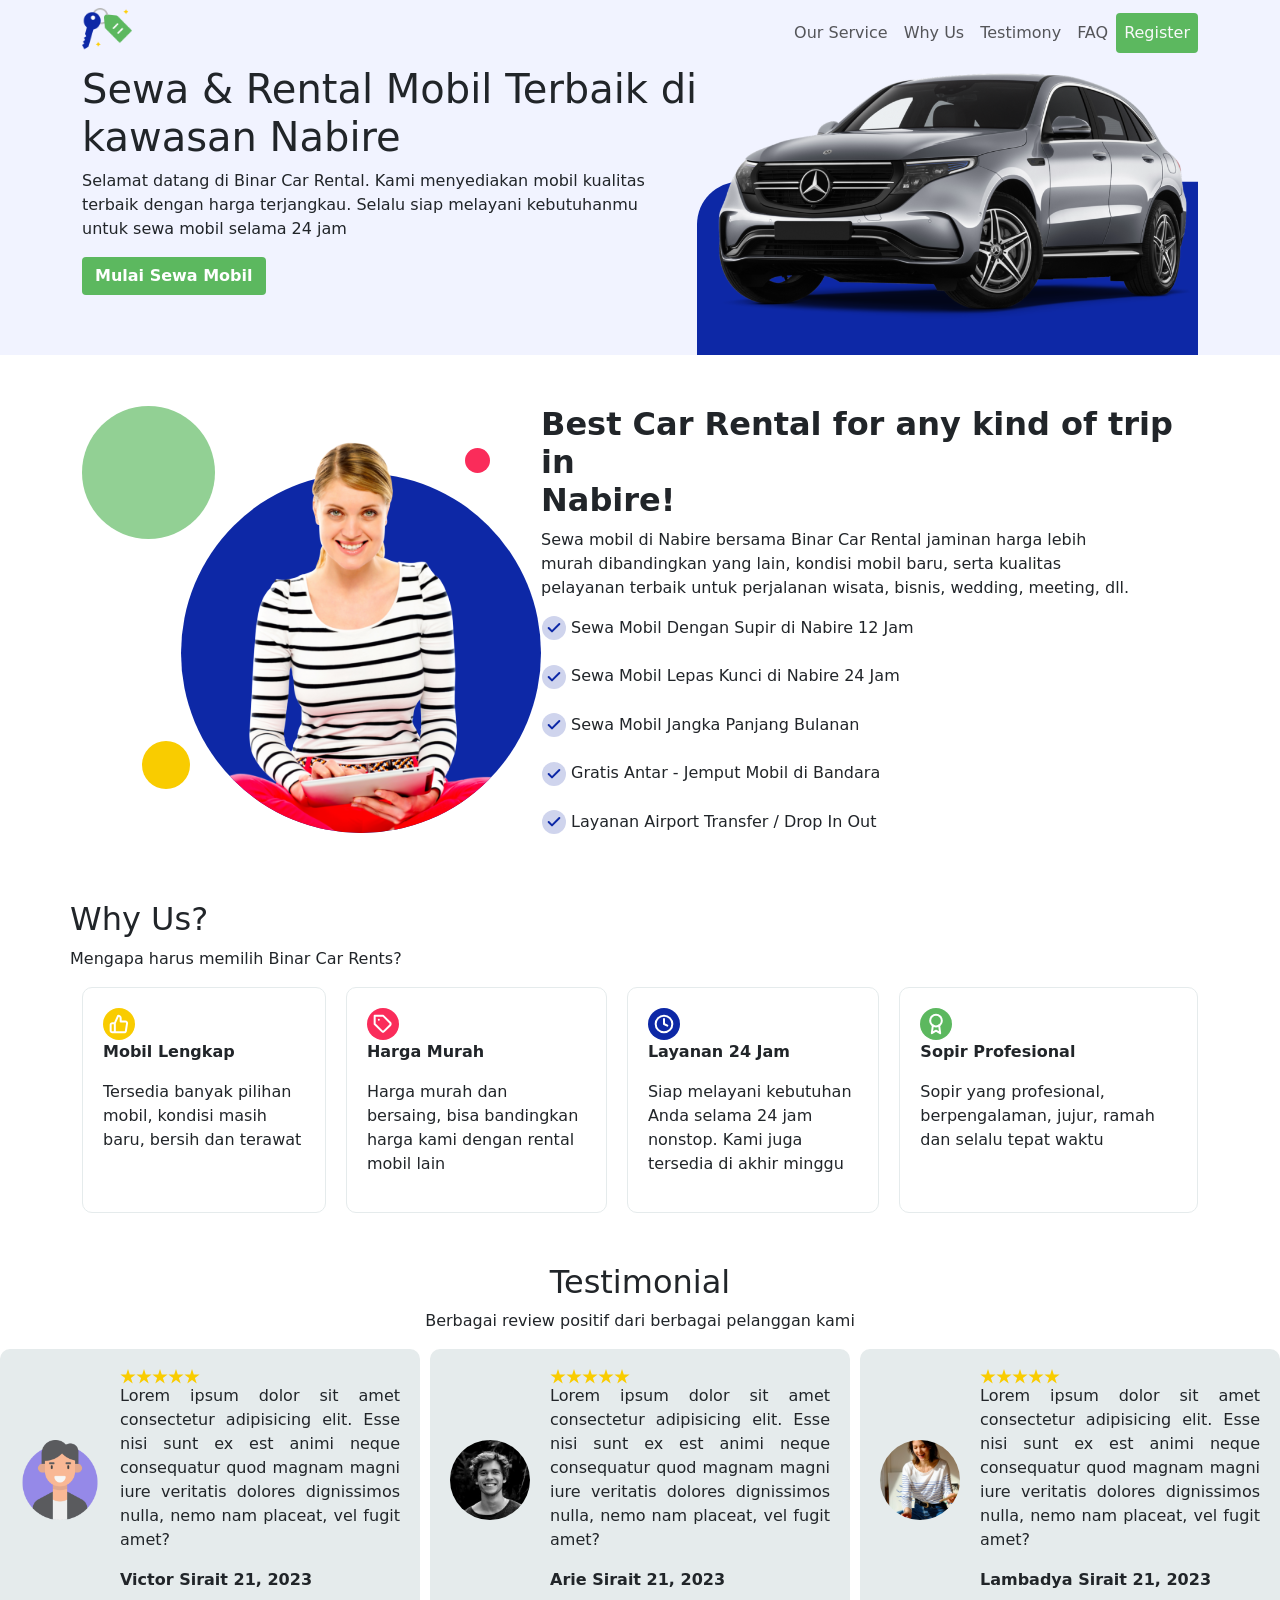
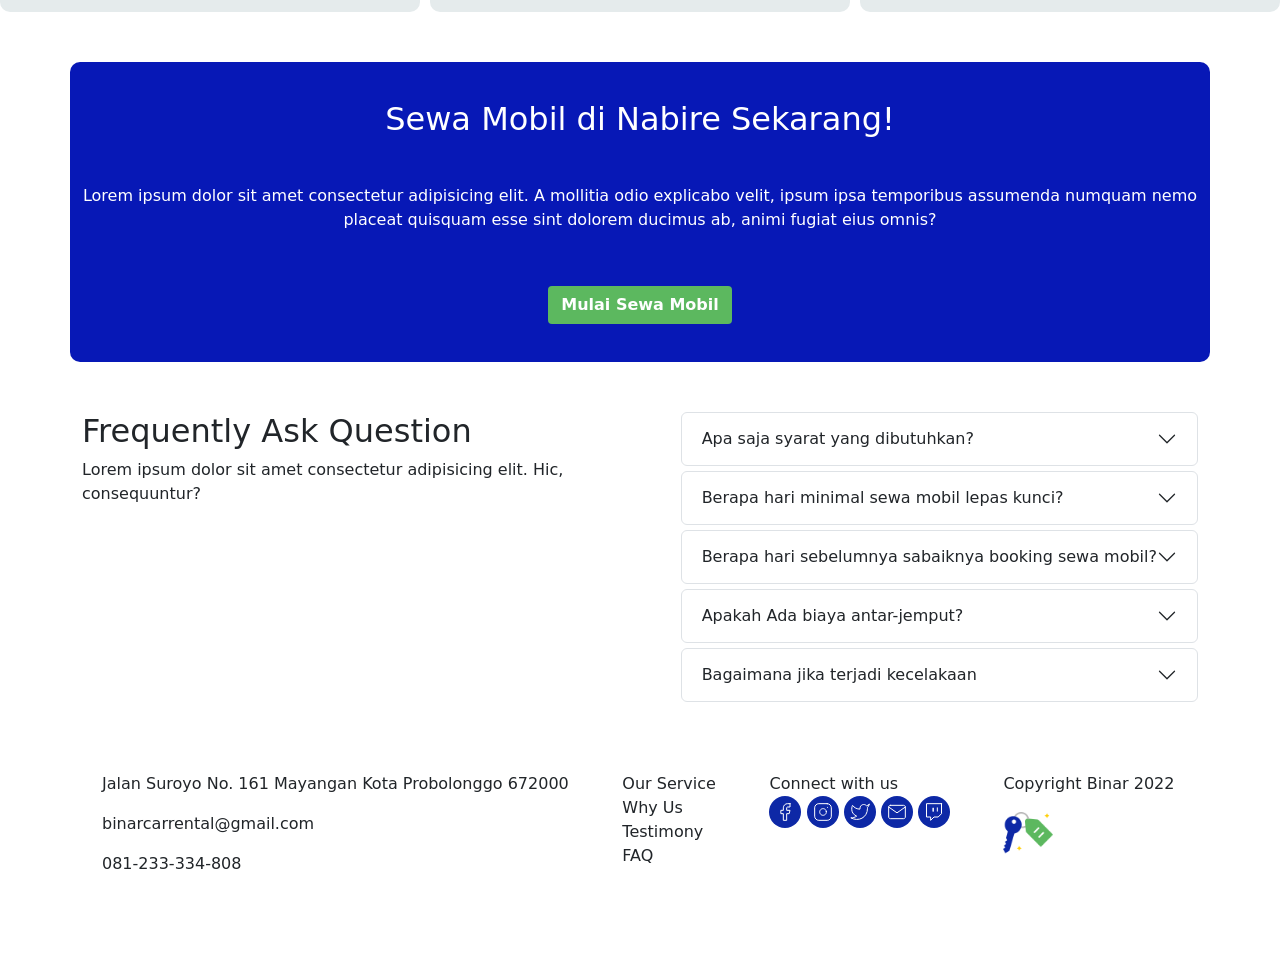
<file: index.html>
<!DOCTYPE html>
<html lang="en">
  <head>
    <meta charset="UTF-8" />
    <meta name="viewport" content="width=device-width, initial-scale=1.0" />
    <title>Home | Binar Car Rental</title>
    <link rel="stylesheet" href="assets/css/bootstrap.min.css" />
    <link rel="stylesheet" href="assets/css/owl.carousel.min.css" />
    <link rel="stylesheet" href="assets/css/owl.theme.default.min.css" />
    <link rel="stylesheet" href="assets/css/challenge01.css" />
    <script src="assets/js/bootstrap.bundle.min.js"></script>
    <script src="assets/js/jquery-3.6.3.min.js"></script>
    <script src="assets/js/owl.carousel.js"></script>
  </head>
  <body>
    <!-- NAV + Main Section -->
    <section class="bg">
      <nav class="navbar navbar-expand-lg fixed-top">
        <div class="container">
          <img class="img-fluid" src="assets/icon/car-rent.png" width="50px" />
          <button
            class="navbar-toggler border-0"
            type="button"
            data-bs-toggle="offcanvas"
            data-bs-target="#offcanvasRight"
            aria-controls="navbarNav"
            aria-expanded="false"
            aria-label="Toggle navigation"
          >
            <span class="navbar-toggler-icon"></span>
          </button>
          <div
            class="offcanvas offcanvas-end"
            tabindex="-1"
            id="offcanvasRight"
            aria-labelledby="offcanvasRightLabel"
          >
            <div class="offcanvas-header">
              <h5 class="offcanvas-title" id="offcanvasRightLabel">BCR</h5>
              <button
                type="button"
                class="btn-close"
                data-bs-dismiss="offcanvas"
                aria-label="Close"
              ></button>
            </div>
            <div class="offcanvas-body">
              <ul class="navbar-nav">
                <li class="nav-item">
                  <a class="nav-link" aria-current="page" href="#os"
                    >Our Service</a
                  >
                </li>
                <li class="nav-item">
                  <a class="nav-link" href="#wu">Why Us</a>
                </li>
                <li class="nav-item">
                  <a class="nav-link" href="#tes">Testimony</a>
                </li>
                <li class="nav-item">
                  <a class="nav-link" href="#faq">FAQ</a>
                </li>
                <li class="nav-item">
                  <a class="nav-link text-light reg" href="#">Register</a>
                </li>
              </ul>
            </div>
          </div>
        </div>
      </nav>
      <div class="Ms container">
        <div class="ms1">
          <div>
            <h1>
              Sewa & Rental Mobil Terbaik di <br />
              kawasan Nabire
            </h1>
            <p>
              Selamat datang di Binar Car Rental. Kami menyediakan mobil
              kualitas <br />
              terbaik dengan harga terjangkau. Selalu siap melayani kebutuhanmu
              <br />
              untuk sewa mobil selama 24 jam
            </p>
            <button class="btn rounded-1 fw-bold" type="button">
              Mulai Sewa Mobil
            </button>
          </div>
        </div>
        <div class="ms2">
          <img
            src="assets/icon/img_car.svg"
            class="img-fluid"
            alt="Responsive image"
          />
        </div>
      </div>
    </section>
    <!-- Our Service -->
    <section id="os" class="os container">
      <div class="os1">
        <img
          src="assets/icon/img_service.svg"
          class="img-fluid"
          alt="Responsive image"
        />
      </div>
      <div class="os2">
        <h2 class="fw-bold" id="p2">
          Best Car Rental for any kind of trip in <br />Nabire!
        </h2>
        <div class="fw-light" id="p3">
          <p>
            Sewa mobil di Nabire bersama Binar Car Rental jaminan harga lebih
            <br />
            murah dibandingkan yang lain, kondisi mobil baru, serta kualitas
            <br />
            pelayanan terbaik untuk perjalanan wisata, bisnis, wedding, meeting,
            dll.
          </p>
          <ul class="ul">
            <li class="list-unstyled">
              <img src="assets/icon/check-blue.svg" alt="complete" /> Sewa Mobil
              Dengan Supir di Nabire 12 Jam
            </li>
            <br />
            <li class="list-unstyled">
              <img src="assets/icon/check-blue.svg" alt="complete" /> Sewa Mobil
              Lepas Kunci di Nabire 24 Jam
            </li>
            <br />
            <li class="list-unstyled">
              <img src="assets/icon/check-blue.svg" alt="complete" /> Sewa Mobil
              Jangka Panjang Bulanan
            </li>
            <br />
            <li class="list-unstyled">
              <img src="assets/icon/check-blue.svg" alt="complete" /> Gratis
              Antar - Jemput Mobil di Bandara
            </li>
            <br />
            <li class="list-unstyled">
              <img src="assets/icon/check-blue.svg" alt="complete" /> Layanan
              Airport Transfer / Drop In Out
            </li>
          </ul>
        </div>
      </div>
    </section>
    <!-- Why Us  -->
    <section id="wu" class="wu">
      <div class="w1">
        <h2>Why Us?</h2>
        <p>Mengapa harus memilih Binar Car Rents?</p>
      </div>
      <div class="w2 container">
        <div class="w21">
          <img class="img" src="assets/icon/icon-complete.svg" alt="complete" />
          <p class="fw-bold">Mobil Lengkap</p>
          <p class="fw-light">
            Tersedia banyak pilihan mobil, kondisi masih baru, bersih dan
            terawat
          </p>
        </div>
        <div class="w22">
          <img src="assets/icon/icon_price.svg" alt="price" />

          <p class="fw-bold">Harga Murah</p>
          <p class="fw-light">
            Harga murah dan bersaing, bisa bandingkan harga kami dengan rental
            mobil lain
          </p>
        </div>
        <div class="w23">
          <img src="assets/icon/icon_24hrs.svg" alt="hour" />
          <p class="fw-bold">Layanan 24 Jam</p>
          <p class="fw-light">
            Siap melayani kebutuhan Anda selama 24 jam nonstop. Kami juga
            tersedia di akhir minggu
          </p>
        </div>
        <div class="w24">
          <img src="assets/icon/icon_professional.svg" alt="profesional" />
          <p class="fw-bold">Sopir Profesional</p>
          <p class="fw-light">
            Sopir yang profesional, berpengalaman, jujur, ramah dan selalu tepat
            waktu
          </p>
        </div>
      </div>
    </section>
    <!-- Testimony -->
    <section id="tes" class="tes">
      <div class="t1" style="text-align: center">
        <h2>Testimonial</h2>
        <p>Berbagai review positif dari berbagai pelanggan kami</p>
      </div>
      <div class="t2">
        <div class="owl-carousel owl-theme">
          <div class="s">
            <div class="s1">
              <img src="assets/icon/pic1.png" width="80px" height="80px" />
            </div>
            <div class="s2">
              <div class="image">
                <img src="assets/icon/star-figma.svg" />
                <img src="assets/icon/star-figma.svg" />
                <img src="assets/icon/star-figma.svg" />
                <img src="assets/icon/star-figma.svg" />
                <img src="assets/icon/star-figma.svg" />
              </div>
              <p>
                Lorem ipsum dolor sit amet consectetur adipisicing elit. Esse
                nisi sunt ex est animi neque consequatur quod magnam magni iure
                veritatis dolores dignissimos nulla, nemo nam placeat, vel fugit
                amet?
              </p>
              <div class="fw-bold">Victor Sirait 21, 2023</div>
            </div>
          </div>
          <div class="s">
            <div class="s1">
              <img src="assets/icon/pic1.svg" />
            </div>
            <div class="s2">
              <div class="image">
                <img src="assets/icon/star-figma.svg" />
                <img src="assets/icon/star-figma.svg" />
                <img src="assets/icon/star-figma.svg" />
                <img src="assets/icon/star-figma.svg" />
                <img src="assets/icon/star-figma.svg" />
              </div>
              <p>
                Lorem ipsum dolor sit amet consectetur adipisicing elit. Esse
                nisi sunt ex est animi neque consequatur quod magnam magni iure
                veritatis dolores dignissimos nulla, nemo nam placeat, vel fugit
                amet?
              </p>
              <div class="fw-bold">Arie Sirait 21, 2023</div>
            </div>
          </div>
          <div class="s">
            <div class="s1">
              <img src="assets/icon/pic2.svg" />
            </div>
            <div class="s2">
              <div class="image">
                <img src="assets/icon/star-figma.svg" />
                <img src="assets/icon/star-figma.svg" />
                <img src="assets/icon/star-figma.svg" />
                <img src="assets/icon/star-figma.svg" />
                <img src="assets/icon/star-figma.svg" />
              </div>
              <p>
                Lorem ipsum dolor sit amet consectetur adipisicing elit. Esse
                nisi sunt ex est animi neque consequatur quod magnam magni iure
                veritatis dolores dignissimos nulla, nemo nam placeat, vel fugit
                amet?
              </p>
              <div class="fw-bold">Lambadya Sirait 21, 2023</div>
            </div>
          </div>
        </div>
      </div>
    </section>
    <!-- Get Started -->
    <section id="gs" class="gs container">
      <h2>Sewa Mobil di Nabire Sekarang!</h2>
      <p>
        Lorem ipsum dolor sit amet consectetur adipisicing elit. A mollitia odio
        explicabo velit, ipsum ipsa temporibus assumenda numquam nemo placeat
        quisquam esse sint dolorem ducimus ab, animi fugiat eius omnis?
      </p>
      <button class="btn rounded-1 fw-bold" type="button">
        Mulai Sewa Mobil
      </button>
    </section>
    <!-- FAQ -->
    <section id="faq" class="faq container">
      <div class="f1">
        <div>
          <h2>Frequently Ask Question</h2>
          <div>
            Lorem ipsum dolor sit amet consectetur adipisicing elit. Hic,
            consequuntur?
          </div>
        </div>
      </div>
      <div class="f2">
        <div class="accordion accordion-flush" id="accordionFlushExample">
          <div class="accordion-item border rounded-2">
            <h2 class="accordion-header" id="flush-headingOne">
              <button
                class="accordion-button collapsed bg-transparent"
                type="button"
                data-bs-toggle="collapse"
                data-bs-target="#flush-collapseOne"
                aria-expanded="false"
                aria-controls="flush-collapseOne"
              >
                Apa saja syarat yang dibutuhkan?
              </button>
            </h2>
            <div
              id="flush-collapseOne"
              class="accordion-collapse collapse"
              aria-labelledby="flush-headingOne"
              data-bs-parent="#accordionFlushExample"
            >
              <div class="accordion-body">
                Lorem ipsum, dolor sit amet consectetur adipisicing elit.
                Voluptatem, vitae.
              </div>
            </div>
          </div>
          <div class="accordion-item border rounded-2">
            <h2 class="accordion-header" id="flush-headingTwo">
              <button
                class="accordion-button collapsed bg-transparent"
                type="button"
                data-bs-toggle="collapse"
                data-bs-target="#flush-collapseTwo"
                aria-expanded="false"
                aria-controls="flush-collapseTwo"
              >
                Berapa hari minimal sewa mobil lepas kunci?
              </button>
            </h2>
            <div
              id="flush-collapseTwo"
              class="accordion-collapse collapse"
              aria-labelledby="flush-headingTwo"
              data-bs-parent="#accordionFlushExample"
            >
              <div class="accordion-body">
                Lorem ipsum, dolor sit amet consectetur adipisicing elit.
                Voluptatem, vitae.
              </div>
            </div>
          </div>
          <div class="accordion-item border rounded-2">
            <h2 class="accordion-header" id="flush-headingThree">
              <button
                class="accordion-button collapsed bg-transparent"
                type="button"
                data-bs-toggle="collapse"
                data-bs-target="#flush-collapseThree"
                aria-expanded="false"
                aria-controls="flush-collapseThree"
              >
                Berapa hari sebelumnya sabaiknya booking sewa mobil?
              </button>
            </h2>
            <div
              id="flush-collapseThree"
              class="accordion-collapse collapse"
              aria-labelledby="flush-headingThree"
              data-bs-parent="#accordionFlushExample"
            >
              <div class="accordion-body">
                Lorem ipsum, dolor sit amet consectetur adipisicing elit.
                Voluptatem, vitae.
              </div>
            </div>
          </div>
          <div class="accordion-item border rounded-2">
            <h2 class="accordion-header" id="flush-headingThree">
              <button
                class="accordion-button collapsed bg-transparent"
                type="button"
                data-bs-toggle="collapse"
                data-bs-target="#flush-collapseFour"
                aria-expanded="false"
                aria-controls="flush-collapseFour"
              >
                Apakah Ada biaya antar-jemput?
              </button>
            </h2>
            <div
              id="flush-collapseFour"
              class="accordion-collapse collapse"
              aria-labelledby="flush-headingThree"
              data-bs-parent="#accordionFlushExample"
            >
              <div class="accordion-body">
                Lorem ipsum, dolor sit amet consectetur adipisicing elit.
                Voluptatem, vitae.
              </div>
            </div>
          </div>
          <div class="accordion-item border rounded-2">
            <h2 class="accordion-header" id="flush-headingThree">
              <button
                class="accordion-button collapsed bg-transparent"
                type="button"
                data-bs-toggle="collapse"
                data-bs-target="#flush-collapseFive"
                aria-expanded="false"
                aria-controls="flush-collapseFive"
              >
                Bagaimana jika terjadi kecelakaan
              </button>
            </h2>
            <div
              id="flush-collapseFive"
              class="accordion-collapse collapse"
              aria-labelledby="flush-headingThree"
              data-bs-parent="#accordionFlushExample"
            >
              <div class="accordion-body">
                Lorem ipsum, dolor sit amet consectetur adipisicing elit.
                Voluptatem, vitae.
              </div>
            </div>
          </div>
        </div>
      </div>
    </section>
    <!-- Footer -->
    <section class="foot container">
      <div class="ft">
        <div class="ft1">
          <p>Jalan Suroyo No. 161 Mayangan Kota Probolonggo 672000</p>
          <p>binarcarrental@gmail.com</p>
          <p>081-233-334-808</p>
        </div>
        <div class="ft2">
          <a class="nav-link active" aria-current="page" href="#os"
            >Our Service</a
          >
          <a class="nav-link active" aria-current="page" href="#wu">Why Us</a>
          <a class="nav-link active" aria-current="page" href="#tes"
            >Testimony
          </a>
          <a class="nav-link active" aria-current="page" href="#faq">FAQ</a>
        </div>
        <div class="ft3">
          <div>Connect with us</div>
          <div class="justify-content-around">
            <img src="assets/icon/icon_facebook.svg" alt="profesional" />
            <img src="assets/icon/icon_instagram.svg" alt="profesional" />
            <img src="assets/icon/icon_twitter.svg" alt="profesional" />
            <img src="assets/icon/icon_mail.svg" alt="profesional" />
            <img src="assets/icon/icon_twitch.svg" alt="profesional" />
          </div>
        </div>
        <div class="ft4">
          <p>Copyright Binar 2022</p>
          <img class="img-fluid" src="assets/icon/car-rent.png" width="50px" />
        </div>
      </div>
    </section>

    <script>
      $(".owl-carousel").owlCarousel({
        loop: true,
        margin: 10,
        nav: true,
        responsive: {
          0: {
            items: 1,
          },
          568: {
            items: 1,
          },
          990: {
            items: 3,
          },
        },
      });
    </script>
    <script>
      var nav = document.querySelector("nav");
      window.addEventListener("scroll", function () {
        if (window.pageYOffset > 0.1) {
          nav.classList.add("background-color:#f1f3ff", "shadow");
        } else {
          nav.classList.remove("background-color:#f1f3ff", "shadow");
        }
      });  
    </script>
  </body>
</html>
</file>
<file: assets/css/challenge01.css>
* {
  margin: 0;
  padding: 0;
  scroll-behavior: smooth;
}
html {
  scroll-padding-top: 70px;
}
.bg {
  background-color: #f1f3ff;
  padding-top: 65px;
}
@media (min-width: 992px) {
  .navbar-expand-lg .offcanvas .offcanvas-body {
    display: flex;
    flex-grow: 0;
    padding: 0;
    overflow-y: visible;
    justify-content: flex-end;
  }
}
nav {
  background-color: #f1f3ff;
}
.navbar > .container {
  display: flex;
  align-items: center;
}
.Ms {
  /* margin: 50px auto; */
  display: grid;
  grid-template-areas: "ms1" "ms2";
}
.reg {
  background-color: #5cb85f;
  border-radius: 4px;
}
.ms1 button {
  background-color: #5cb85f;
  color: white;
}
.ms2 {
  display: flex;
  align-items: end;
  justify-content: right;
}
.os {
  grid-template-areas: "os1" "os2";
  margin: 50px auto;
  display: grid;
  justify-content: center;
}

li.list-unstyled {
  margin-left: -31px;
}
.wu {
  grid-template-areas: "w1" "w2";
  margin: 50px auto;
  display: grid;
  justify-content: space-around;
}
.w2 {
  grid-template-areas: "w21" "w22" "w23" "w24";
  margin: auto;
  display: grid;
  column-gap: 20px;
  row-gap: 20px;
}
.w21,
.w22,
.w23,
.w24 {
  border-radius: 10px;
  padding: 20px;
  border: 1px solid #e5ebec;
  width: 268px;
  height: 196px;
}
.w1 {
  text-align: center;
}
.tes {
  margin: 50px auto;
  width: auto;

}
.s {
  display: grid;
  grid-template-areas: "s1" "s2";
  border-radius: 10px;
  background-color: #e5ebec;
  padding: 20px;
  gap: 20px;
  width: fit-content;
}
.s2 {
  display: grid;
  justify-content: center;
}
.s2 p {
  text-align: justify;
}
.s1 {
  display: grid;
  justify-content: center;
  align-items: center;
}
.image {
  width: 50px;
  display: flex;
}
.gs {
  text-align: center;
  align-content: space-evenly;
  justify-items: center;
  background-color: #0718b6;
  color: white;
  height: 300px;
  border-radius: 10px;
  display: grid;
}
.gs button {
  background-color: #5cb85f;
  color: white;
}
.faq {
  display: grid;
  grid-template-areas: "f1" "f2";
  margin: 50px auto;
}
.f1 {
  display: grid;
}
.f2 {
  display: grid;
}
.ft {
  grid-template-areas: "ft1" "ft2" "ft3" "ft4";
  margin: 50px auto;
  display: grid;
  align-items: start;
  column-gap: 10px;
  row-gap: 10px;
}
.ft1,
.ft2,
.ft3,
.ft4 {
  border-radius: 10px;
  padding: 20px;
  gap: 5em;
  align-content: space-evenly;
}
.accordion {
  gap: 5px;
  display: grid;
}
@media screen and (min-width: 576px) {
  .w21,
  .w22,
  .w23,
  .w24 {
    width: auto;
    height: auto;
  }
}
@media screen and (min-width: 767px) {
  .w2 {
    display: grid;
    grid-template-areas: "w21 w22" "w23 w24";
  }
  .faq {
    display: grid;
    grid-template-areas: "f1 f2";
  }
  .ft {
    display: grid;
    grid-template-areas: "ft1 ft2 ft3 ft4";
  }
}
@media screen and (min-width: 1200px) {
  .Ms {
    display: grid;
    grid-template-areas: "ms1 ms2";
  }
  .os {
    justify-content: space-around;
    display: grid;
    grid-template-areas: "os1 os2";
  }
  .w2 {
    display: grid;
    grid-template-areas: "w21 w22 w23 w24";
  }
  .w1 {
    display: grid;
    text-align: left;
  }
  .gs {
    text-align: center;
  }
  .s {
    display: grid;
    grid-template-areas: "s1 s2";
  }
  .image {
    justify-content: left;
    display: flex;
  }
}

@media screen and (min-width: 1439px) {
  .tes{
    width: 1440px;
  }
}
</file>
